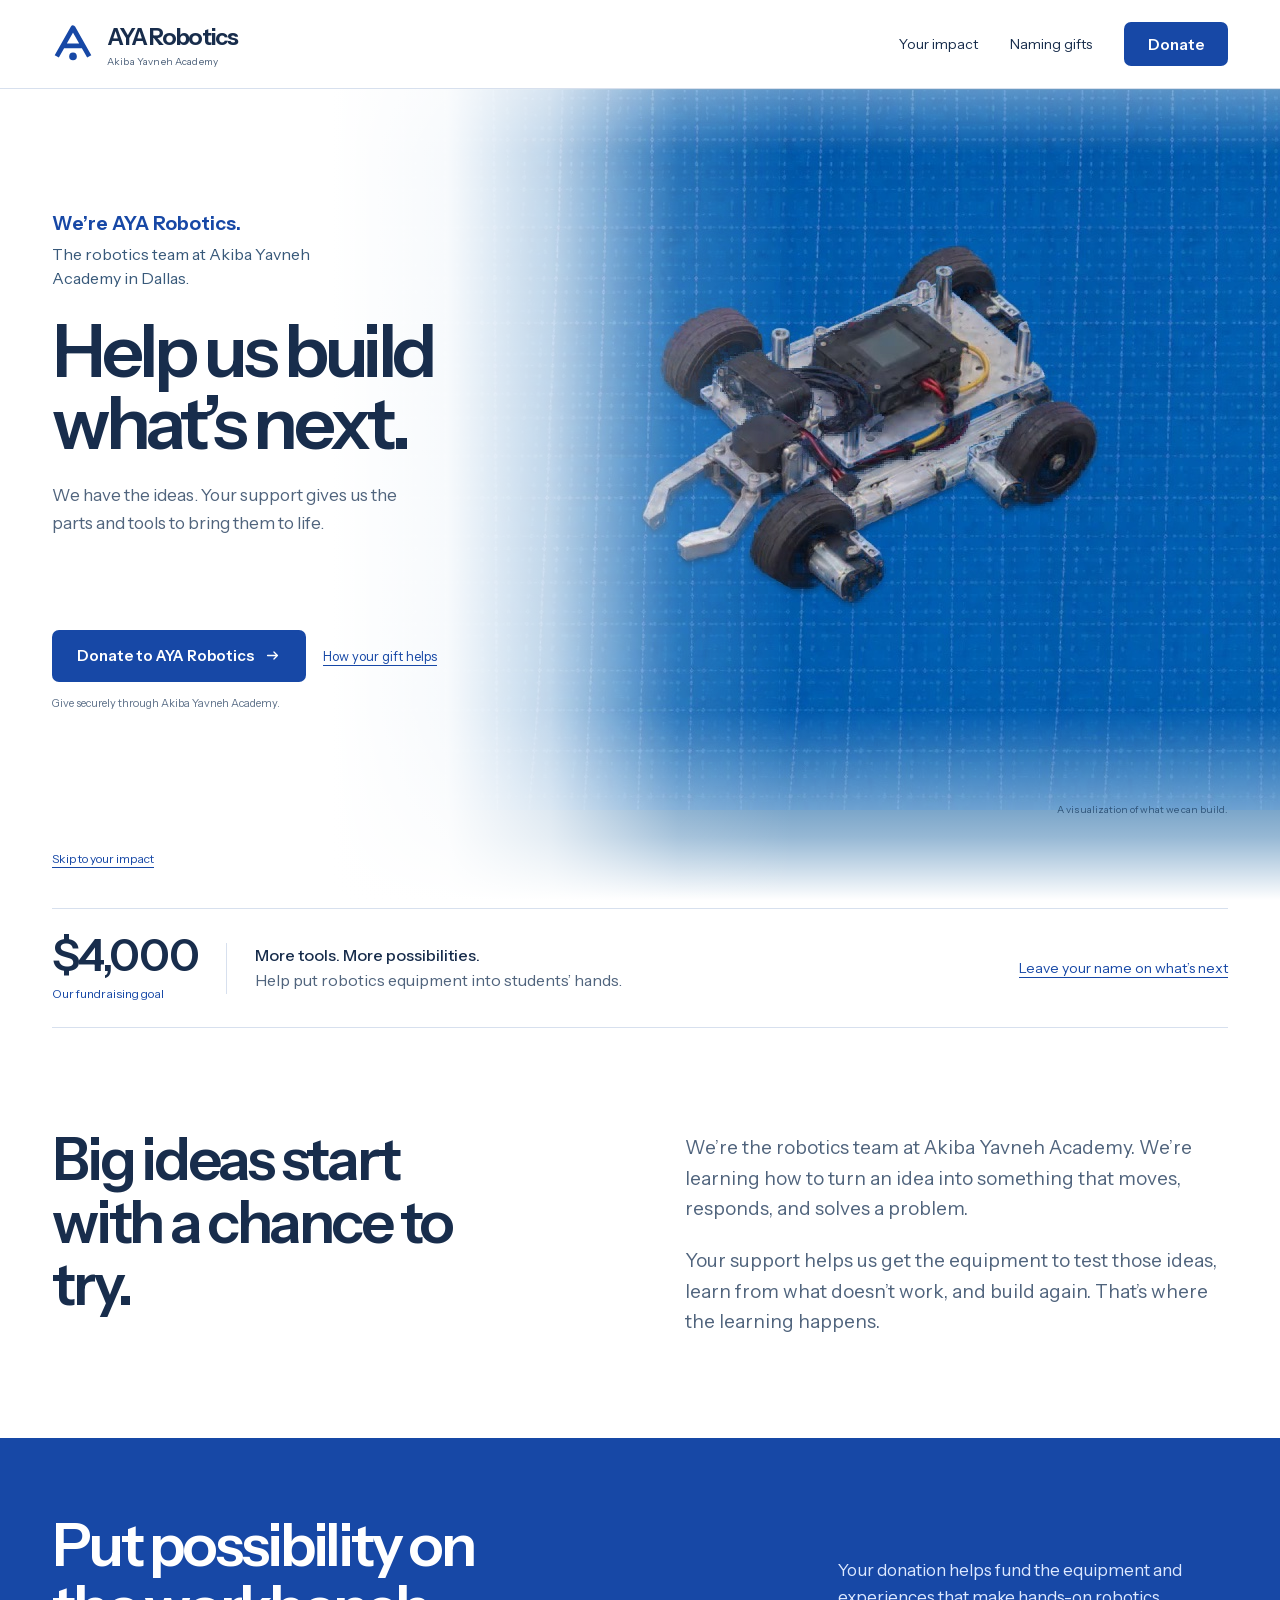
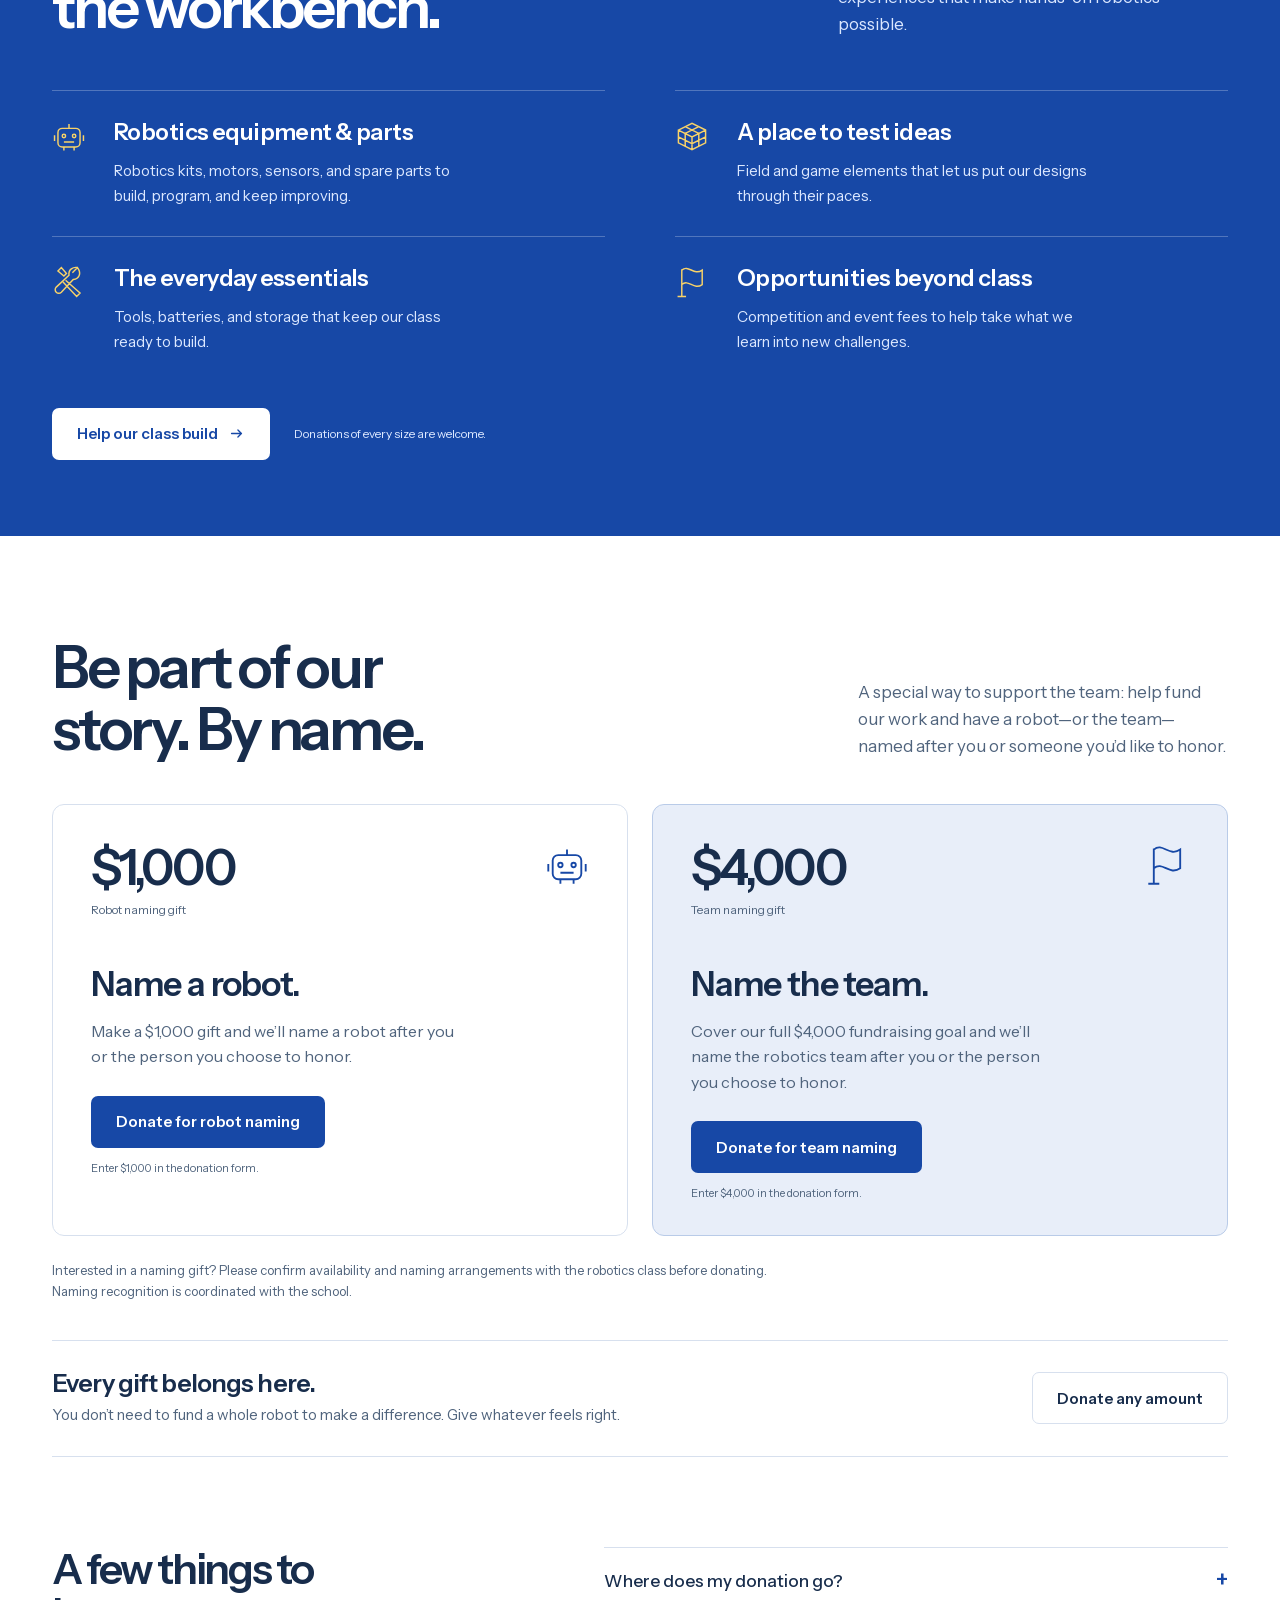
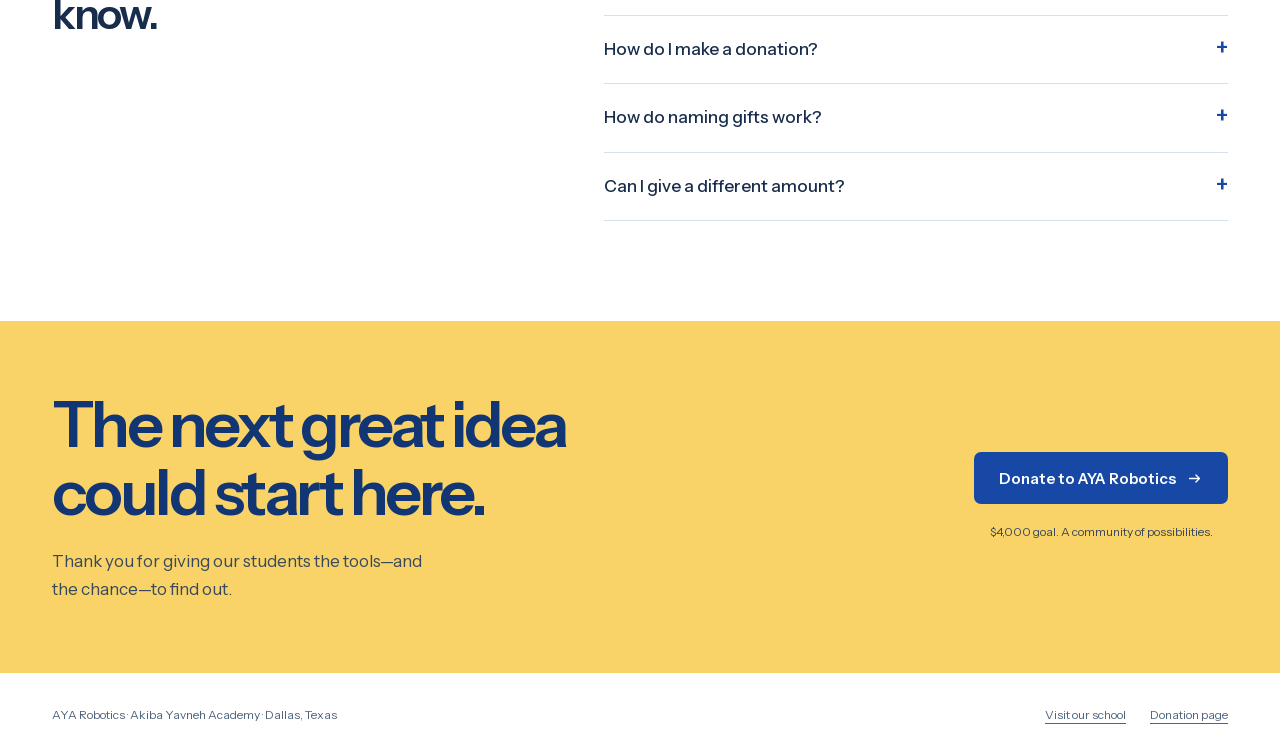
<file: index.html>
<!doctype html>
<html lang="en">
<head>
  <meta charset="utf-8">
  <meta name="viewport" content="width=device-width, initial-scale=1">
  <meta name="theme-color" content="#1748a6">
  <title>AYA Robotics — Help build what’s next.</title>
  <meta name="description" content="Help Akiba Yavneh Academy’s robotics class raise $4,000 for equipment and hands-on learning. Donate any amount, name a robot with a $1,000 gift, or name the team with a $4,000 gift.">
  <meta property="og:title" content="AYA Robotics — Help build what’s next.">
  <meta property="og:description" content="Curious minds. Real possibilities. Help our robotics class reach its $4,000 fundraising goal.">
  <meta property="og:type" content="website">
  <meta property="og:image" content="https://jacob-gorny.github.io/aya-robotics-bake-sale/assets/hero/robot-poster.jpg">
  <meta property="og:url" content="https://jacob-gorny.github.io/aya-robotics-bake-sale/">
  <link rel="canonical" href="https://jacob-gorny.github.io/aya-robotics-bake-sale/">
  <link rel="icon" href="data:image/svg+xml,%3Csvg xmlns='http://www.w3.org/2000/svg' viewBox='0 0 64 64'%3E%3Crect width='64' height='64' rx='16' fill='%231748a6'/%3E%3Cpath d='M16 44 32 15 48 44M22 35h20' fill='none' stroke='white' stroke-width='6'/%3E%3C/svg%3E">
  <link rel="preload" href="assets/fonts/instrument-sans-latin.woff2" as="font" type="font/woff2" crossorigin>
  <style>
    @font-face{font-family:Instrument;src:url('assets/fonts/instrument-sans-latin.woff2') format('woff2');font-weight:400 700;font-style:normal;font-display:swap}
    :root{--blue:#1748a6;--deep:#123574;--ink:#182d4c;--muted:#50647d;--paper:#f6f8fc;--line:#d7e0ee;--yellow:#f9d368;--cyan:#68d8e3;--max:1240px}
    *{box-sizing:border-box}html{scroll-behavior:smooth;scroll-padding-top:100px}body{margin:0;background:var(--paper);color:var(--ink);font:17px/1.6 Instrument,Arial,sans-serif;-webkit-font-smoothing:antialiased}button,input{font:inherit}a{color:inherit;text-underline-offset:4px}button,a{-webkit-tap-highlight-color:transparent}button{cursor:pointer}a:focus-visible,button:focus-visible,summary:focus-visible{outline:3px solid #bd7d00;outline-offset:5px}svg{display:block}h1,h2,h3,p,figure{margin:0}h1,h2,h3{font-weight:600;line-height:1.06;letter-spacing:-.055em}h2{font-size:clamp(38px,4.6vw,64px)}h3{font-size:28px;letter-spacing:-.035em}p{max-width:62ch}.wrap{width:min(var(--max),calc(100% - 104px));margin-inline:auto}.skip{position:fixed;left:16px;top:-100px;z-index:99;background:white;padding:12px}.skip:focus{top:12px}
    .site-header{position:relative;z-index:5;border-bottom:1px solid var(--line);background:var(--paper)}.nav{height:100px;display:flex;align-items:center;justify-content:space-between;gap:32px}.brand{display:flex;align-items:center;gap:13px;text-decoration:none}.brand-mark{color:var(--blue);width:42px;height:42px}.brand-name{font-size:23px;font-weight:650;letter-spacing:-.06em}.brand-school{display:block;font-size:10px;line-height:1.4;color:var(--muted);letter-spacing:.015em}.nav-links{display:flex;gap:32px;align-items:center}.nav-links>a:not(.button){font-size:14px;text-decoration:none}.button{display:inline-flex;align-items:center;justify-content:center;min-height:52px;padding:13px 24px;border:1px solid transparent;border-radius:7px;background:var(--blue);color:white;text-decoration:none;font-size:15px;font-weight:600;line-height:1.4;gap:10px;transition:background .2s,transform .2s}.button:hover{background:var(--deep);transform:translateY(-1px)}.button.light{background:white;color:var(--blue)}.button.light:hover{background:#eef4ff}.button.outline{border-color:var(--line);color:var(--ink);background:transparent}.button.outline:hover{background:#e9eff8}.button.small{min-height:44px;padding:10px 23px}.button svg{width:17px;height:17px;flex:none}
    .hero{padding:72px 0 36px;display:grid;grid-template-columns:1fr 1fr;gap:26px;align-items:center}.location{display:flex;align-items:center;gap:8px;font-size:13px;color:var(--blue);margin-bottom:24px}.location:before{content:'';width:7px;height:7px;background:var(--blue);border-radius:50%}h1{font-size:clamp(58px,6.8vw,96px);max-width:8.5ch;line-height:.98}.hero-copy>p{font-size:19px;line-height:1.65;margin-top:28px;max-width:420px;color:var(--muted)}.hero-actions{display:flex;gap:24px;align-items:center;flex-wrap:wrap;margin-top:32px}.quiet-link{font-size:14px;color:var(--blue)}.school-note{font-size:12px;color:var(--muted);margin-top:16px}.hero-art{align-self:stretch;min-width:0;display:flex;flex-direction:column;justify-content:center;position:relative}.drawing-board{position:relative;aspect-ratio:1.06;background:#e9effa;border-radius:50% 50% 8px 8px;overflow:hidden;background-image:linear-gradient(#cbd9ee55 1px,transparent 1px),linear-gradient(90deg,#cbd9ee55 1px,transparent 1px);background-size:34px 34px}.robot{width:100%;height:100%;overflow:visible}.diagram-caption{display:flex;align-items:center;justify-content:space-between;gap:12px;padding:14px 7px;color:var(--muted);font-size:11px}.explore{border:0;background:none;color:var(--blue);padding:8px 0;display:flex;align-items:center;gap:7px;font-size:12px;text-decoration:underline;text-underline-offset:4px}.explore svg{width:15px;height:15px}.robot .top-module,.robot .base-module,.robot .sensor-module{transition:transform .8s cubic-bezier(.22,.7,.2,1)}.exploded .top-module{transform:translateY(-48px)}.exploded .base-module{transform:translateY(30px)}.exploded .sensor-module{transform:translate(20px,-44px)}.assembly-line{opacity:0;transition:opacity .5s}.exploded .assembly-line{opacity:1}.robot-shadow{transition:opacity .7s}.exploded .robot-shadow{opacity:.35}.robot-label{font-size:12px;fill:#365c96;font-family:Instrument,Arial,sans-serif}.schematic-note{font-size:10px;fill:#5d779f;font-family:Instrument,Arial,sans-serif}
    .goal-strip{display:flex;align-items:center;gap:28px;border-top:1px solid var(--line);border-bottom:1px solid var(--line);padding:24px 0;margin-top:8px}.goal-amount{font-size:44px;letter-spacing:-.05em;font-weight:600;line-height:1}.goal-label{color:var(--blue);font-size:12px;margin-top:7px}.goal-copy{padding-left:28px;border-left:1px solid var(--line);font-size:16px;color:var(--muted);max-width:580px}.goal-copy strong{display:block;color:var(--ink);font-weight:500}.goal-strip .quiet-link{margin-left:auto;white-space:nowrap}.intro{padding:100px 0;display:grid;grid-template-columns:1fr 1fr;gap:90px}.intro h2{max-width:11ch}.intro p{color:var(--muted);font-size:19px;margin-top:5px}.intro p+p{margin-top:22px}
    .impact{background:var(--blue);color:white;padding:76px 0}.impact-head{display:flex;align-items:flex-end;justify-content:space-between;gap:48px;margin-bottom:52px}.impact h2{max-width:12ch}.impact-head p{font-size:17px;max-width:390px;color:#dce8ff}.impact-list{display:grid;grid-template-columns:1fr 1fr;gap:0 70px}.impact-item{padding:28px 0;border-top:1px solid #ffffff40;display:grid;grid-template-columns:44px 1fr;gap:18px}.impact-icon{width:34px;height:34px;color:var(--yellow);stroke-width:1.5}.impact-item h3{font-size:23px;letter-spacing:-.025em;line-height:1.2}.impact-item p{font-size:15px;color:#dce8ff;line-height:1.65;margin-top:12px;max-width:360px}.impact-footer{margin-top:25px;display:flex;align-items:center;gap:24px}.impact-footer>p{font-size:12px;color:#dce8ff}
    .naming{padding:100px 0 90px}.section-heading{display:flex;justify-content:space-between;align-items:flex-end;gap:48px;margin-bottom:44px}.section-heading h2{max-width:12ch}.section-heading p{max-width:370px;color:var(--muted);font-size:17px}.recognition-grid{display:grid;grid-template-columns:1fr 1fr;gap:24px}.recognition{padding:38px 38px 32px;background:white;border:1px solid var(--line);border-radius:12px;display:flex;flex-direction:column;position:relative;overflow:hidden}.recognition.team{background:#e8eef9;border-color:#b9cbe8}.recognition-top{display:flex;justify-content:space-between;gap:20px;align-items:flex-start;margin-bottom:46px}.recognition-top svg{width:44px;height:44px;color:var(--blue)}.gift-amount{font-size:49px;line-height:1;letter-spacing:-.055em;font-weight:600}.gift-label{font-size:12px;color:var(--muted);margin-top:8px}.recognition h3{font-size:34px;margin-bottom:17px}.recognition>p{color:var(--muted);font-size:16px;max-width:370px}.recognition .button{align-self:flex-start;margin-top:26px}.recognition .form-note{font-size:11px;margin-top:12px}.naming-note{margin-top:24px;color:var(--muted);font-size:13px;max-width:760px}.every-gift{margin-top:38px;display:flex;align-items:center;justify-content:space-between;gap:24px;padding:29px 0;border-top:1px solid var(--line);border-bottom:1px solid var(--line)}.every-gift h3{font-size:25px}.every-gift p{margin-top:7px;color:var(--muted);font-size:15px}
    .faq{display:grid;grid-template-columns:.85fr 1.15fr;gap:90px;padding-bottom:100px}.faq h2{font-size:42px;max-width:9ch}.faq details{border-top:1px solid var(--line);padding:20px 0}.faq details:last-child{border-bottom:1px solid var(--line)}.faq summary{font-size:17px;cursor:pointer;list-style:none;display:flex;justify-content:space-between;gap:25px;font-weight:500}.faq summary::-webkit-details-marker{display:none}.faq summary:after{content:'+';color:var(--blue);font-size:24px;line-height:1}.faq details[open] summary:after{content:'−'}.faq details p{font-size:15px;color:var(--muted);margin-top:15px;max-width:54ch}.faq a{color:var(--blue)}
    .closing{background:var(--yellow);padding:70px 0}.closing-inner{display:flex;justify-content:space-between;align-items:center;gap:48px}.closing h2{font-size:clamp(38px,5vw,64px);max-width:13ch;color:var(--deep)}.closing p{font-size:17px;max-width:380px;margin-top:22px;color:#38495a}.closing-actions{display:flex;flex-direction:column;gap:18px;align-items:center;flex-shrink:0}.closing-actions .button{min-width:210px}.closing-actions span{font-size:12px;color:#38495a}.site-footer{display:flex;align-items:center;justify-content:space-between;gap:24px;padding-block:32px;font-size:12px;color:var(--muted)}.footer-links{display:flex;gap:24px}.mobile-donate{display:none}.svg-defs{position:absolute;width:0;height:0;overflow:hidden}
    @media(min-width:1450px){.hero{padding-top:90px;padding-bottom:54px}}
    @media(max-width:1050px){.wrap{width:calc(100% - 64px)}.hero{gap:18px;padding-top:54px}h1{font-size:76px}.hero-copy>p{font-size:17px}.intro,.faq{gap:48px}.recognition{padding:30px}.impact-list{gap:0 40px}.nav-links{gap:24px}}
    @media(max-width:760px){html{scroll-padding-top:24px}.wrap{width:calc(100% - 40px)}.nav{height:82px;gap:12px}.brand-name{font-size:21px}.brand-school{font-size:9px}.brand-mark{width:34px;height:34px}.brand{gap:9px}.nav-links>a:not(.button){display:none}.button.small{min-height:42px;padding:10px 19px}.hero{grid-template-columns:1fr;padding-top:39px;gap:32px}.location{margin-bottom:20px;font-size:12px}h1{font-size:clamp(58px,13.7vw,86px);max-width:9ch}.hero-copy>p{margin-top:24px;font-size:17px;max-width:440px}.hero-actions{margin-top:26px;gap:23px}.hero-art{max-width:520px;width:100%;margin:auto}.drawing-board{aspect-ratio:1.2;border-radius:46% 46% 8px 8px}.diagram-caption{padding-top:7px}.goal-strip{flex-wrap:wrap;gap:20px;padding:24px 0;margin-top:0}.goal-amount{font-size:39px}.goal-copy{font-size:14px;flex:1;padding-left:18px}.goal-strip>.quiet-link{display:none}.intro{padding:65px 0;grid-template-columns:1fr;gap:25px}.intro h2{max-width:13ch}.intro p{font-size:17px}.impact{padding:58px 0}.impact-head{display:block;margin-bottom:33px}.impact-head p{margin-top:24px;font-size:16px}.impact-list{grid-template-columns:1fr}.impact-item{padding:24px 0;grid-template-columns:36px 1fr;gap:15px}.impact-item p{max-width:100%}.impact-item h3{font-size:22px}.impact-footer{align-items:flex-start;flex-direction:column;gap:14px}.naming{padding:64px 0 48px}.section-heading{display:block;margin-bottom:30px}.section-heading p{margin-top:23px;font-size:16px}.recognition-grid{grid-template-columns:1fr;gap:18px}.recognition{padding:28px}.recognition-top{margin-bottom:30px}.gift-amount{font-size:44px}.recognition h3{font-size:31px}.recognition .button{width:100%}.every-gift{align-items:flex-start;flex-direction:column;gap:20px;margin-top:30px}.faq{grid-template-columns:1fr;gap:29px;padding-bottom:60px}.faq h2{font-size:36px;max-width:12ch}.faq summary{font-size:16px}.closing{padding:52px 0}.closing-inner{display:block}.closing h2{max-width:12ch}.closing p{font-size:16px}.closing-actions{margin-top:28px;align-items:flex-start;gap:12px}.site-footer{align-items:flex-start;flex-direction:column;gap:17px;padding-bottom:111px}.footer-links{gap:22px}.mobile-donate{display:flex;position:fixed;bottom:0;left:0;right:0;z-index:6;background:#f6f8fcf5;backdrop-filter:blur(12px);border-top:1px solid var(--line);padding:12px 20px max(12px,env(safe-area-inset-bottom));align-items:center;justify-content:space-between;gap:16px}.mobile-donate>span{font-size:13px;font-weight:500;line-height:1.35}.mobile-donate>span small{display:block;color:var(--muted);font-weight:400;font-size:11px;margin-top:4px}.mobile-donate .button{min-height:44px;min-width:124px;padding:10px 20px}}
    @media(prefers-reduced-motion:reduce){html{scroll-behavior:auto}*,*:before,*:after{transition:none!important;animation:none!important}}
  </style>
  <link rel="stylesheet" href="assets/story.css">
</head>
<body>
  <a class="skip" href="#main">Skip to content</a>
  <svg class="svg-defs" aria-hidden="true" xmlns="http://www.w3.org/2000/svg"><defs>
    <symbol id="arrow" viewBox="0 0 24 24"><path d="M5 12h14m-5-5 5 5-5 5" fill="none" stroke="currentColor" stroke-width="1.8" stroke-linecap="round" stroke-linejoin="round"/></symbol>
    <symbol id="bot-icon" viewBox="0 0 40 40"><g fill="none" stroke="currentColor" stroke-width="1.7"><rect x="7" y="11" width="26" height="22" rx="5"/><path d="M20 11V6M3 19v7m34-7v7M14 33v4m12-4v4M14 27h12"/><circle cx="14" cy="20" r="2"/><circle cx="26" cy="20" r="2"/></g></symbol>
    <symbol id="tools-icon" viewBox="0 0 40 40"><g fill="none" stroke="currentColor" stroke-width="1.7"><path d="m24 9 6-6c5 7 2 13-5 14L11 32a4 4 0 0 1-6-6l15-14c-1-7 5-10 10-9M7 7l4-4 6 7-3 3zm9 11 17 15-4 4-16-17"/></g></symbol>
    <symbol id="field-icon" viewBox="0 0 40 40"><g fill="none" stroke="currentColor" stroke-width="1.7"><path d="m4 13 16-8 16 8v15l-16 8-16-8zm0 0 16 8 16-8M20 21v15M4 21l16 8 16-8M12 9l16 8v15M28 9l-16 8v15"/></g></symbol>
    <symbol id="flag-icon" viewBox="0 0 40 40"><g fill="none" stroke="currentColor" stroke-width="1.7"><path d="M8 37V5m0 1c8-7 14 7 24 0v17c-10 7-16-7-24 0M3 37h10"/></g></symbol>
  </defs></svg>
  <header class="site-header"><nav class="nav wrap" aria-label="Main navigation">
    <a class="brand" href="#main" aria-label="AYA Robotics home"><svg class="brand-mark" viewBox="0 0 44 44" aria-hidden="true"><path d="M5 35 22 5l17 30M12 24h20" fill="none" stroke="currentColor" stroke-width="5" stroke-linejoin="round"/><circle cx="22" cy="35" r="4" fill="currentColor"/></svg><span><span class="brand-name">AYA Robotics</span><span class="brand-school">Akiba Yavneh Academy</span></span></a>
    <div class="nav-links"><a href="#impact">Your impact</a><a href="#naming">Naming gifts</a><a class="button small donate" href="https://host.nxt.blackbaud.com/adaptive-donor-form/?formId=d8884b63-7173-4615-a2b9-012777d9e473&amp;envid=p-Rg9qWPvbEUuR2CCi3LR3rw&amp;zone=usa" data-blackbaud-optimized-form-id="d8884b63-7173-4615-a2b9-012777d9e473">Donate</a></div>
  </nav></header>
  <main id="main">
    <section class="story" aria-label="From blueprint to robot">
      <div class="story-stage">
        <div class="story-visual" aria-hidden="true">
          <img src="assets/hero/robot-poster.jpg" alt="" width="1920" height="1080" fetchpriority="high">
          <video id="build-video" muted playsinline preload="none" disablepictureinpicture data-src="assets/hero/robot-build.mp4" aria-hidden="true"></video>
        </div>
        <div class="story-content">
          <p class="team-intro"><strong>We’re AYA Robotics.</strong>The robotics team at Akiba Yavneh Academy in Dallas.</p>
          <div class="story-copy">
            <div class="story-step active" aria-hidden="false"><h1 id="hero-title">Help us build what’s next.</h1><p>We have the ideas. Your support gives us the parts and tools to bring them to life.</p></div>
            <div class="story-step" aria-hidden="true"><h2>Every idea needs a start.</h2><p>Motors, sensors, and a workbench full of possibilities. Your donation helps put them in our hands.</p></div>
            <div class="story-step" aria-hidden="true"><h2>Piece by piece.</h2><p>We design, build, test, and try again. Every connection is a chance to learn.</p></div>
            <div class="story-step" aria-hidden="true"><h2>Now, make it think.</h2><p>Code turns a collection of parts into something that senses, responds, and moves.</p></div>
            <div class="story-step" aria-hidden="true"><h2>Help make it real.</h2><p>Our goal is $4,000. Give any amount to help our team keep building.</p></div>
          </div>
          <div class="story-actions"><a class="button donate" href="https://host.nxt.blackbaud.com/adaptive-donor-form/?formId=d8884b63-7173-4615-a2b9-012777d9e473&amp;envid=p-Rg9qWPvbEUuR2CCi3LR3rw&amp;zone=usa" data-blackbaud-optimized-form-id="d8884b63-7173-4615-a2b9-012777d9e473">Donate to AYA Robotics <svg aria-hidden="true"><use href="#arrow"/></svg></a><a class="quiet-link" href="#impact">How your gift helps</a></div>
          <p class="story-note">Give securely through Akiba Yavneh Academy.</p>
        </div>
        <span class="story-credit">A visualization of what we can build.</span>
        <div class="story-bottom"><div class="story-progress"><span aria-hidden="true"><i></i></span><span id="build-stage">Scroll to build</span></div><div class="story-controls"><button type="button" id="motion-toggle" hidden aria-pressed="false">Pause animation</button><a class="story-skip" href="#impact">Skip to your impact</a></div></div>
      </div>
    </section>
    <div class="wrap"><div class="goal-strip"><div><div class="goal-amount">$4,000</div><div class="goal-label">Our fundraising goal</div></div><p class="goal-copy"><strong>More tools. More possibilities.</strong>Help put robotics equipment into students’ hands.</p><a class="quiet-link" href="#naming">Leave your name on what’s next</a></div></div>
    <section class="intro wrap" aria-labelledby="intro-title"><h2 id="intro-title">Big ideas start with a chance to try.</h2><div><p>We’re the robotics team at Akiba Yavneh Academy. We’re learning how to turn an idea into something that moves, responds, and solves a problem.</p><p>Your support helps us get the equipment to test those ideas, learn from what doesn’t work, and build again. That’s where the learning happens.</p></div></section>
    <section class="impact" id="impact" aria-labelledby="impact-title"><div class="wrap"><div class="impact-head"><h2 id="impact-title">Put possibility on the workbench.</h2><p>Your donation helps fund the equipment and experiences that make hands-on robotics possible.</p></div>
      <div class="impact-list">
        <article class="impact-item"><svg class="impact-icon" aria-hidden="true"><use href="#bot-icon"/></svg><div><h3>Robotics equipment &amp; parts</h3><p>Robotics kits, motors, sensors, and spare parts to build, program, and keep improving.</p></div></article>
        <article class="impact-item"><svg class="impact-icon" aria-hidden="true"><use href="#field-icon"/></svg><div><h3>A place to test ideas</h3><p>Field and game elements that let us put our designs through their paces.</p></div></article>
        <article class="impact-item"><svg class="impact-icon" aria-hidden="true"><use href="#tools-icon"/></svg><div><h3>The everyday essentials</h3><p>Tools, batteries, and storage that keep our class ready to build.</p></div></article>
        <article class="impact-item"><svg class="impact-icon" aria-hidden="true"><use href="#flag-icon"/></svg><div><h3>Opportunities beyond class</h3><p>Competition and event fees to help take what we learn into new challenges.</p></div></article>
      </div><div class="impact-footer"><a class="button light donate" href="https://host.nxt.blackbaud.com/adaptive-donor-form/?formId=d8884b63-7173-4615-a2b9-012777d9e473&amp;envid=p-Rg9qWPvbEUuR2CCi3LR3rw&amp;zone=usa" data-blackbaud-optimized-form-id="d8884b63-7173-4615-a2b9-012777d9e473">Help our class build <svg aria-hidden="true"><use href="#arrow"/></svg></a><p>Donations of every size are welcome.</p></div>
    </div></section>
    <section class="naming wrap" id="naming" aria-labelledby="naming-title"><div class="section-heading"><h2 id="naming-title">Be part of our story. By name.</h2><p>A special way to support the team: help fund our work and have a robot—or the team—named after you or someone you’d like to honor.</p></div>
      <div class="recognition-grid"><article class="recognition"><div class="recognition-top"><div><div class="gift-amount">$1,000</div><div class="gift-label">Robot naming gift</div></div><svg aria-hidden="true"><use href="#bot-icon"/></svg></div><h3>Name a robot.</h3><p>Make a $1,000 gift and we’ll name a robot after you or the person you choose to honor.</p><a class="button donate" href="https://host.nxt.blackbaud.com/adaptive-donor-form/?formId=d8884b63-7173-4615-a2b9-012777d9e473&amp;envid=p-Rg9qWPvbEUuR2CCi3LR3rw&amp;zone=usa" data-blackbaud-optimized-form-id="d8884b63-7173-4615-a2b9-012777d9e473">Donate for robot naming</a><p class="form-note">Enter $1,000 in the donation form.</p></article>
      <article class="recognition team"><div class="recognition-top"><div><div class="gift-amount">$4,000</div><div class="gift-label">Team naming gift</div></div><svg aria-hidden="true"><use href="#flag-icon"/></svg></div><h3>Name the team.</h3><p>Cover our full $4,000 fundraising goal and we’ll name the robotics team after you or the person you choose to honor.</p><a class="button donate" href="https://host.nxt.blackbaud.com/adaptive-donor-form/?formId=d8884b63-7173-4615-a2b9-012777d9e473&amp;envid=p-Rg9qWPvbEUuR2CCi3LR3rw&amp;zone=usa" data-blackbaud-optimized-form-id="d8884b63-7173-4615-a2b9-012777d9e473">Donate for team naming</a><p class="form-note">Enter $4,000 in the donation form.</p></article></div>
      <p class="naming-note">Interested in a naming gift? Please confirm availability and naming arrangements with the robotics class before donating. Naming recognition is coordinated with the school.</p>
      <div class="every-gift"><div><h3>Every gift belongs here.</h3><p>You don’t need to fund a whole robot to make a difference. Give whatever feels right.</p></div><a class="button outline donate" href="https://host.nxt.blackbaud.com/adaptive-donor-form/?formId=d8884b63-7173-4615-a2b9-012777d9e473&amp;envid=p-Rg9qWPvbEUuR2CCi3LR3rw&amp;zone=usa" data-blackbaud-optimized-form-id="d8884b63-7173-4615-a2b9-012777d9e473">Donate any amount</a></div>
    </section>
    <section class="faq wrap" aria-labelledby="faq-title"><h2 id="faq-title">A few things to know.</h2><div>
      <details><summary>Where does my donation go?</summary><p>Your gift supports Akiba Yavneh Academy’s robotics class. The priorities are robotics equipment, parts, field elements, tools, batteries, storage, and competition or event fees.</p></details>
      <details><summary>How do I make a donation?</summary><p>Select any Donate button to open the school’s Blackbaud donation form. Choose your amount and complete your gift there. If the form doesn’t open, <a href="https://host.nxt.blackbaud.com/adaptive-donor-form/?formId=d8884b63-7173-4615-a2b9-012777d9e473&amp;envid=p-Rg9qWPvbEUuR2CCi3LR3rw&amp;zone=usa" target="_blank" rel="noopener">open the donation page in a new tab</a>.</p></details>
      <details><summary>How do naming gifts work?</summary><p>A $1,000 gift provides robot naming recognition. A $4,000 gift covers the full fundraising goal and provides team naming recognition. Please confirm availability with the robotics class first, then enter the applicable amount in the donation form. The school will coordinate the naming arrangements with you.</p></details>
      <details><summary>Can I give a different amount?</summary><p>Absolutely. Choose any amount in the donation form. Every gift helps us move toward our $4,000 goal.</p></details>
    </div></section>
    <section class="closing" aria-labelledby="closing-title"><div class="closing-inner wrap"><div><h2 id="closing-title">The next great idea could start here.</h2><p>Thank you for giving our students the tools—and the chance—to find out.</p></div><div class="closing-actions"><a class="button donate" href="https://host.nxt.blackbaud.com/adaptive-donor-form/?formId=d8884b63-7173-4615-a2b9-012777d9e473&amp;envid=p-Rg9qWPvbEUuR2CCi3LR3rw&amp;zone=usa" data-blackbaud-optimized-form-id="d8884b63-7173-4615-a2b9-012777d9e473">Donate to AYA Robotics <svg aria-hidden="true"><use href="#arrow"/></svg></a><span>$4,000 goal. A community of possibilities.</span></div></div></section>
  </main>
  <footer class="site-footer wrap"><div>AYA Robotics · Akiba Yavneh Academy · Dallas, Texas</div><div class="footer-links"><a href="https://www.akibayavneh.org/" target="_blank" rel="noopener">Visit our school</a><a href="https://host.nxt.blackbaud.com/adaptive-donor-form/?formId=d8884b63-7173-4615-a2b9-012777d9e473&amp;envid=p-Rg9qWPvbEUuR2CCi3LR3rw&amp;zone=usa" target="_blank" rel="noopener">Donation page</a></div></footer>
  <aside class="mobile-donate" aria-label="Support AYA Robotics"><span>Help build what’s next.<small>Support AYA Robotics</small></span><a class="button donate" href="https://host.nxt.blackbaud.com/adaptive-donor-form/?formId=d8884b63-7173-4615-a2b9-012777d9e473&amp;envid=p-Rg9qWPvbEUuR2CCi3LR3rw&amp;zone=usa" data-blackbaud-optimized-form-id="d8884b63-7173-4615-a2b9-012777d9e473">Donate</a></aside>
  <script src="assets/story.js" defer></script>
  <script src="https://sky.blackbaudcdn.net/static/og-web-loader/1/main.js" data-envid="p-Rg9qWPvbEUuR2CCi3LR3rw" data-zone="usa" defer></script>
</body>
</html>
</file>
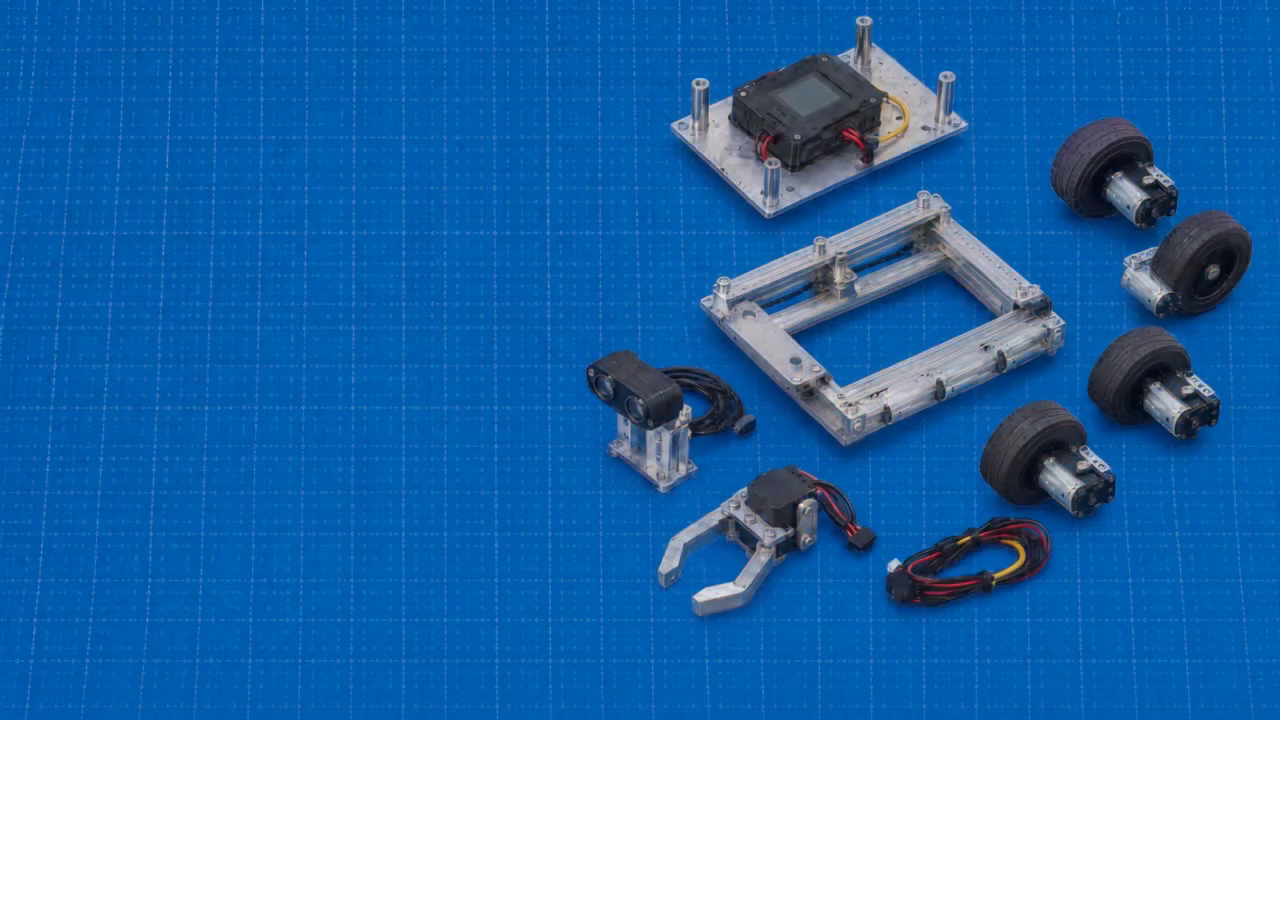
<file: storyboard/controlled/render.html>
<!doctype html><html><body style="margin:0"><canvas width="1280" height="720" id="c"></canvas><script>
// Video compositing: the final approved frame is the immutable parts inventory.
const c=document.querySelector('canvas'), ctx=c.getContext('2d');
const source=new Image();source.src='source-frame.png';
const make=()=>Object.assign(document.createElement('canvas'),{width:1280,height:720});
const raw=make(), plate=make(), parts=[];
function sprite(name,poly,dx,dy,start,end,z){
 const cv=make(),g=cv.getContext('2d');g.drawImage(raw,0,0);const im=g.getImageData(0,0,1280,720),d=im.data;
 for(let i=0;i<d.length;i+=4){const r=d[i],green=d[i+1],b=d[i+2];const blue=Math.min((b-r*1.6)/35,(b-green*1.42)/30);d[i+3]=Math.round(255*(1-Math.max(0,Math.min(1,blue))));}
 g.putImageData(im,0,0);g.globalCompositeOperation='destination-in';g.beginPath();poly.forEach(([x,y],i)=>i?g.lineTo(x,y):g.moveTo(x,y));g.closePath();g.fill();
 parts.push({name,cv,dx,dy,start,end,z});
}
const ease=t=>t<.5?4*t*t*t:1-Math.pow(-2*t+2,3)/2;
window.draw=t=>{
 ctx.clearRect(0,0,1280,720);ctx.drawImage(plate,0,0);
 for(const p of [...parts].sort((a,b)=>a.z-b.z)){
  const v=ease(Math.max(0,Math.min(1,(t-p.start)/(p.end-p.start))));
  ctx.save();ctx.translate(p.dx*v,p.dy*v);ctx.shadowColor='rgba(0,18,35,.25)';ctx.shadowBlur=4;ctx.shadowOffsetY=4;ctx.drawImage(p.cv,0,0);ctx.restore();
 }
 if(t<.3){ctx.globalAlpha=1-t/.3;ctx.drawImage(raw,0,0);ctx.globalAlpha=1;}
 return c.toDataURL('image/png').split(',')[1];
};
source.addEventListener('load',()=>{
 raw.getContext('2d').drawImage(source,0,0,1280,720);
 const bg=plate.getContext('2d');bg.drawImage(raw,0,0);
 // Clean mat sampled from the empty left side; no synthetic hardware.
 for(let x=520;x<1280;x+=260)bg.drawImage(raw,130,0,260,720,x,0,260,720);
 sprite('chassis',[[690,282],[928,184],[1076,310],[1064,381],[839,452],[705,332]],0,0,0,0.01,3);
 sprite('rear-left wheel',[[1040,113],[1119,108],[1190,172],[1180,231],[1124,237],[1043,192]],-390,100,.3,1.7,1);
 sprite('rear-right wheel',[[1120,248],[1170,215],[1250,208],[1268,259],[1237,315],[1170,328],[1120,291]],-155,100,1.1,2.5,5);
 sprite('front-right wheel',[[1081,369],[1120,324],[1175,319],[1226,361],[1227,425],[1179,443],[1115,413]],-195,-170,1.9,3.3,2);
 sprite('front-left wheel',[[974,448],[999,414],[1050,398],[1092,431],[1120,484],[1090,523],[1034,511],[978,479]],-230,-5,2.7,4.1,6);
 sprite('wire harness',[[878,547],[949,524],[1016,509],[1058,538],[1052,578],[994,609],[900,613],[880,588]],-80,-222,4.4,5.7,7);
 sprite('electronics deck',[[663,123],[686,72],[725,72],[851,12],[881,13],[881,50],[945,66],[966,129],[785,226],[754,215]],80,160,5.6,7.1,8);
 sprite('sensor',[[579,372],[619,342],[695,368],[749,387],[764,440],[720,455],[682,497],[617,476]],130,-90,7.5,8.9,10);
 sprite('gripper',[[650,565],[688,516],[753,468],[791,463],[826,488],[877,533],[864,555],[818,545],[781,597],[711,623],[684,602]],-15,-145,9.1,10.6,11);
 window.ready=true;draw(0);
},{once:true});
</script></body></html>
</file>
<file: assets/story.css>
:root{--paper:#fff}
.site-header{position:absolute;inset:0 0 auto;background:#fff}.nav{height:88px}
.story{position:relative;min-height:720px;height:calc(100svh - 88px);background:#fff;isolation:isolate}
.story.motion-ready{height:440vh}
.story-stage{position:sticky;top:0;height:100svh;min-height:620px;overflow:hidden;background:#fff}
.story-visual{position:absolute;inset:0;overflow:hidden;background:#1762a1}
.story-visual video,.story-visual img{width:100%;height:100%;object-fit:contain;object-position:center;position:absolute;inset:0}
.story-visual video{opacity:0}.story.has-video .story-visual video{opacity:1}
.story-visual:after{content:'';position:absolute;inset:0;background:linear-gradient(90deg,#fff 0%,#fff 26%,rgba(255,255,255,.97) 35%,rgba(255,255,255,.75) 43%,rgba(255,255,255,.16) 53%,transparent 62%),linear-gradient(0deg,#fff 0%,rgba(255,255,255,.55) 7%,transparent 21%),linear-gradient(180deg,rgba(255,255,255,.86),transparent 17%);pointer-events:none}
.story-content{position:relative;width:min(1240px,calc(100% - 104px));height:100%;margin:auto;display:flex;flex-direction:column;justify-content:center;align-items:flex-start;padding-top:88px;padding-bottom:65px;pointer-events:none}
.story-content a,.story-content button{pointer-events:auto}
.team-intro{font-size:16px;line-height:1.5;max-width:29ch;color:#38597a;margin-bottom:25px}
.team-intro strong{display:block;color:#1748a6;font-weight:650;font-size:19px;margin-bottom:3px}
.story-copy{width:40%;min-height:285px;position:relative}
.story-step{position:absolute;top:0;left:0;opacity:0;visibility:hidden;transform:translateY(12px);transition:opacity .25s,transform .25s,visibility .25s}
.story-step.active{opacity:1;visibility:visible;transform:none}
.story-step h1,.story-step h2{font-size:clamp(46px,5.7vw,82px);line-height:.99;letter-spacing:-.06em;max-width:9.5ch}
.story-step p{font-size:17px;line-height:1.6;max-width:33ch;margin-top:23px;color:#50647d}
.story-actions{display:flex;flex-wrap:wrap;gap:17px;align-items:center;margin-top:30px;max-width:42%}
.story-actions .quiet-link{font-size:13px}.story-note{font-size:11px;color:#60738b;margin-top:13px;max-width:40%}
.story-bottom{position:absolute;bottom:32px;left:52px;right:52px;display:flex;align-items:center;justify-content:space-between;gap:20px;z-index:2}
.story-progress{display:flex;align-items:center;gap:11px;color:#4f6682;font-size:12px}.story-progress>span:first-child{width:78px;height:2px;background:#c5d7e7;overflow:hidden}.story-progress i{display:block;width:100%;height:100%;background:#1748a6;transform:scaleX(var(--progress,0));transform-origin:left}
.story-controls{display:flex;align-items:center;gap:20px}.story-controls button{font:inherit;font-size:12px;border:0;background:#ffffffdf;border-radius:5px;color:#1748a6;padding:9px 13px}.story-skip{font-size:12px;color:#1748a6}
.story-credit{position:absolute;bottom:82px;right:52px;color:#31567b;font-size:10px;z-index:2}
.story:not(.motion-ready) .story-progress{display:none}
.story:not(.motion-ready){height:100svh}
@media(min-width:1600px){.story-content{width:calc(100% - 160px);max-width:1500px}.story-copy{min-height:310px}.story-step h1,.story-step h2{font-size:90px}}
@media(max-width:1050px){.story-content{width:calc(100% - 64px)}.story-copy{width:43%;min-height:295px}.story-step h1,.story-step h2{font-size:64px}.story-step p{font-size:16px}.story-bottom{left:32px;right:32px}.story-actions{max-width:45%}.story-note{max-width:43%}}
@media(max-width:760px){.nav{height:78px}.story-stage{min-height:690px}.story.motion-ready{height:390vh}.story-visual{top:37%;bottom:0;left:-90%;width:190%}.story-visual:after{background:linear-gradient(180deg,#fff 0%,rgba(255,255,255,.7) 10%,transparent 30%),linear-gradient(0deg,#fff 0%,rgba(255,255,255,.5) 12%,transparent 28%)}.story-content{width:calc(100% - 40px);height:auto;padding-top:22px;padding-bottom:0;justify-content:flex-start}.team-intro{font-size:12px;margin-bottom:18px;max-width:none}.team-intro strong{font-size:15px;display:inline;margin-right:7px}.story-copy{width:100%;min-height:185px}.story-step h1,.story-step h2{font-size:clamp(39px,11vw,53px);max-width:12ch}.story-step p{font-size:14px;line-height:1.5;margin-top:14px;max-width:37ch}.story-actions{max-width:100%;margin-top:10px;gap:16px}.story-actions .button{font-size:13px;min-height:44px;padding:10px 16px}.story-note{display:none}.story-bottom{bottom:83px;left:20px;right:20px}.story-progress{font-size:10px;gap:8px}.story-progress>span:first-child{width:36px}.story-controls{gap:12px}.story-controls button,.story-skip{font-size:10px}.story-credit{right:20px;bottom:126px;font-size:9px}.story-visual video,.story-visual img{object-position:center}.story-skip{background:#ffffffdf;padding:9px 6px}}
@media(max-width:380px){.story-step h1,.story-step h2{font-size:38px}.story-copy{min-height:180px}.story-actions .quiet-link{font-size:11px}.story-visual{top:40%}}
@media(max-width:760px){.story-content{padding-top:100px}.story-visual{top:40%;left:-70%;width:170%}.story-progress{background:#fffffff0;padding:8px;border-radius:5px}.story-credit{background:#ffffffd9;padding:3px 6px}}
@media(prefers-reduced-motion:reduce){.story.motion-ready{height:100svh}.story-step{transition:none}.story-controls,.story-progress{display:none!important}.story-visual video{display:none}.story-stage{position:relative}}
@media(max-width:760px){.story-stage{min-height:620px}.story-bottom{gap:8px}.story-progress{gap:5px;white-space:nowrap}.story-progress>span:first-child{width:20px}.story-controls{gap:6px}.story-controls button{padding:8px;white-space:nowrap}.story-skip{font-size:9px;white-space:nowrap;padding:8px 5px}}
@media(max-width:760px) and (max-height:720px){.story-content{padding-top:90px}.team-intro{margin-bottom:12px}.story-copy{min-height:164px}.story-step h1,.story-step h2{font-size:38px}.story-step p{font-size:13px;margin-top:10px}.story-actions{margin-top:7px}.story-visual{top:42%}}
</file>
